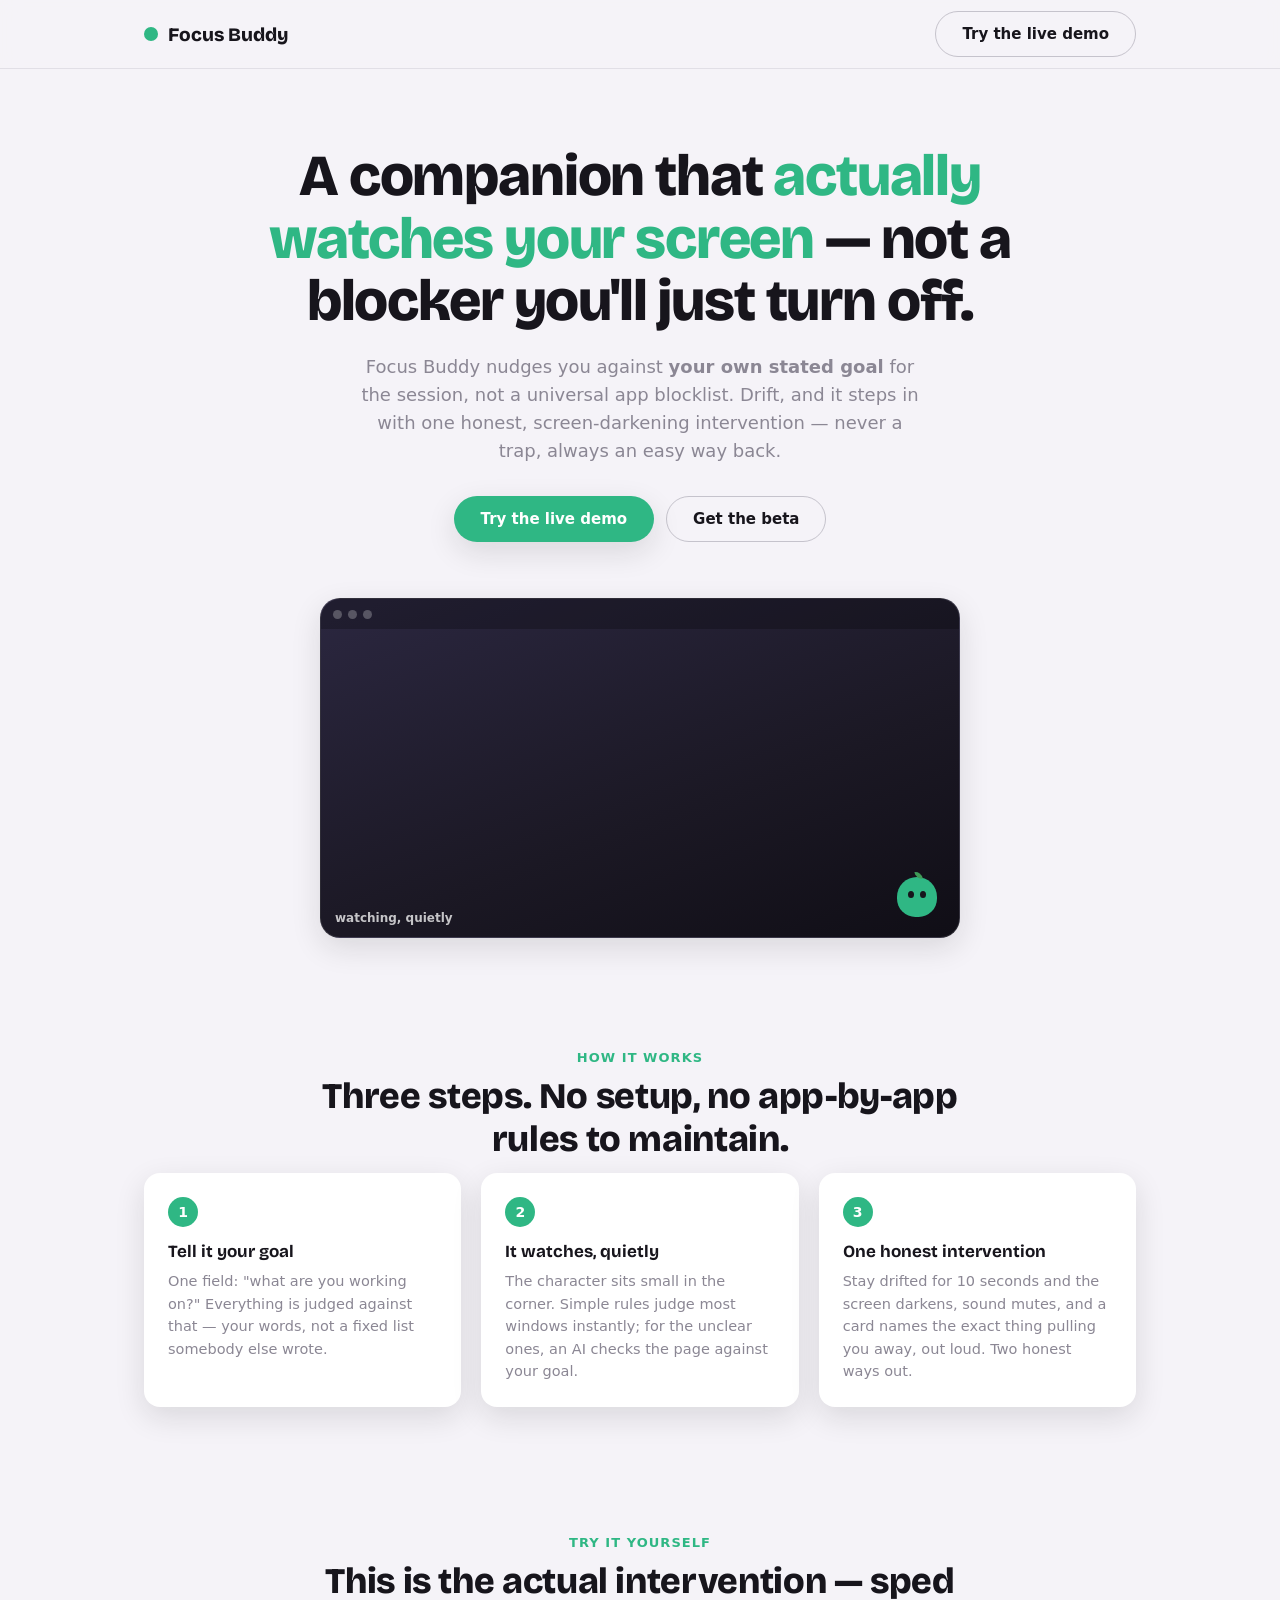
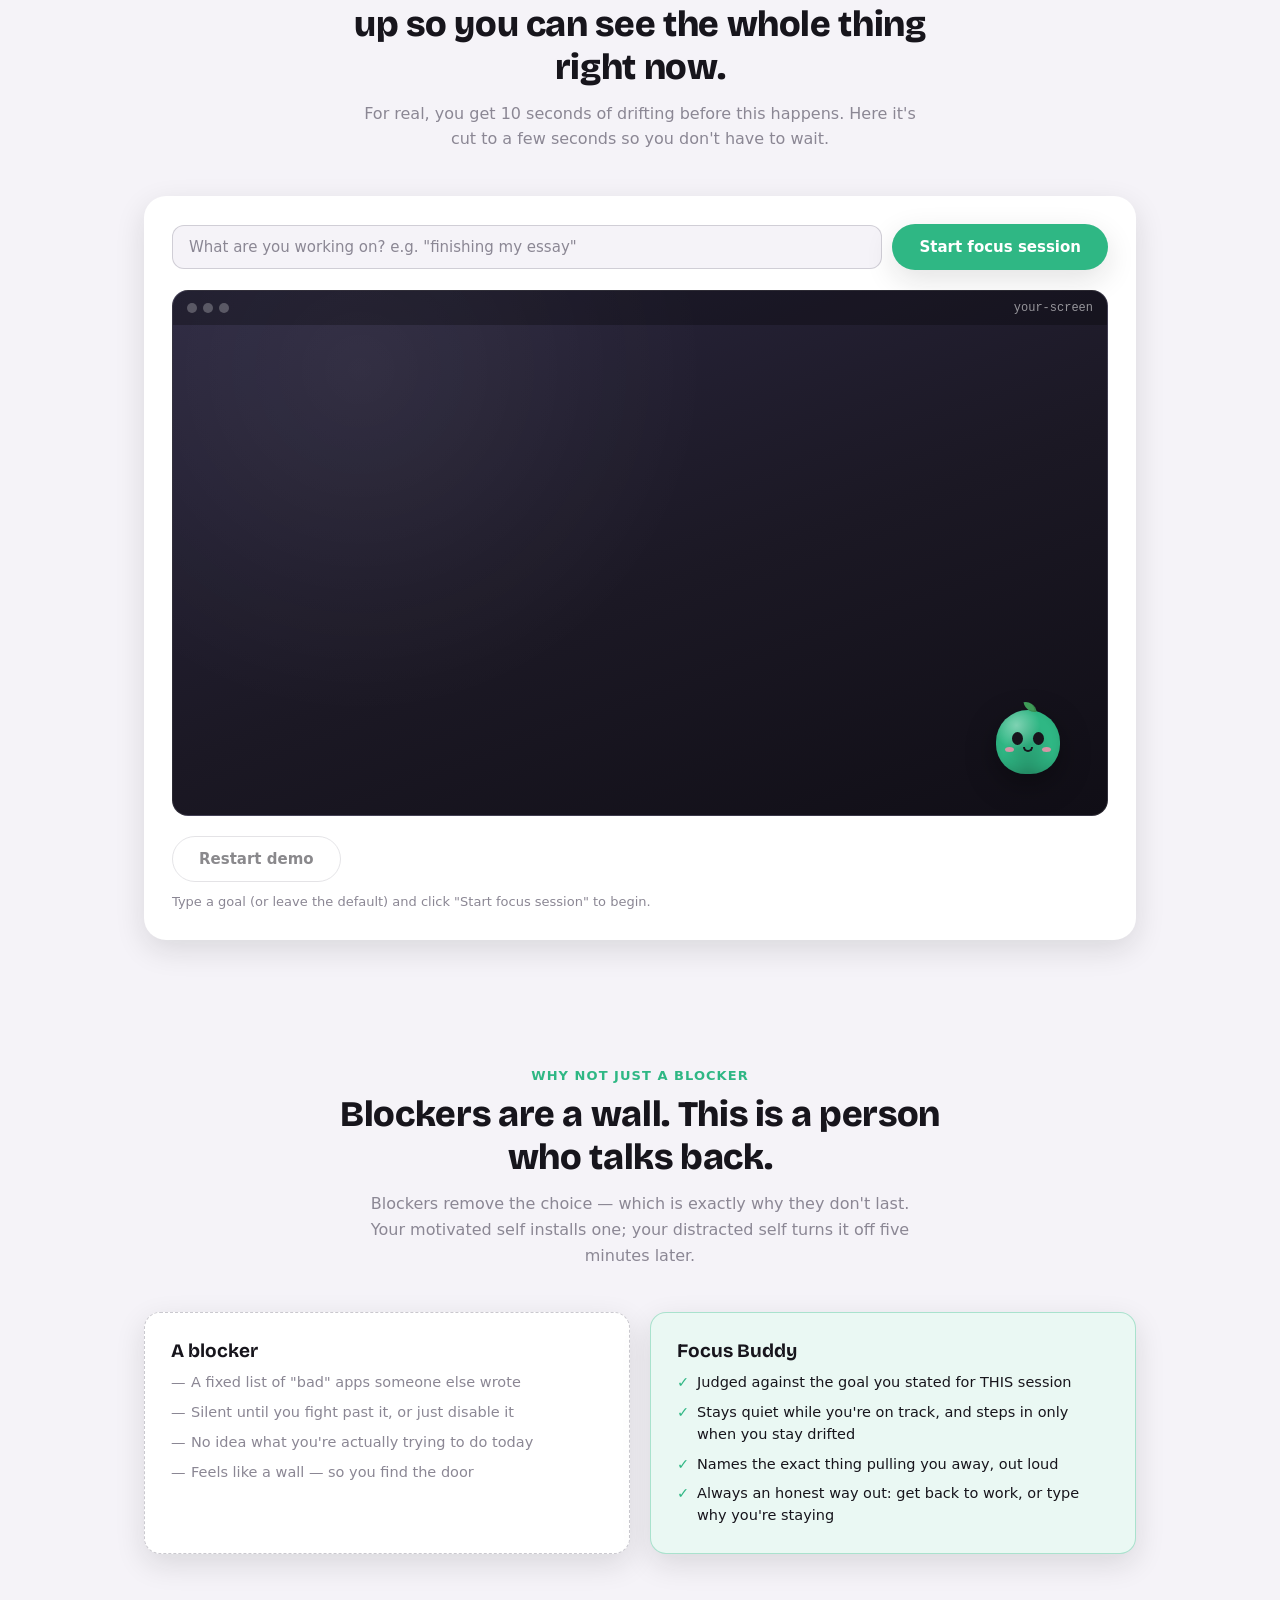
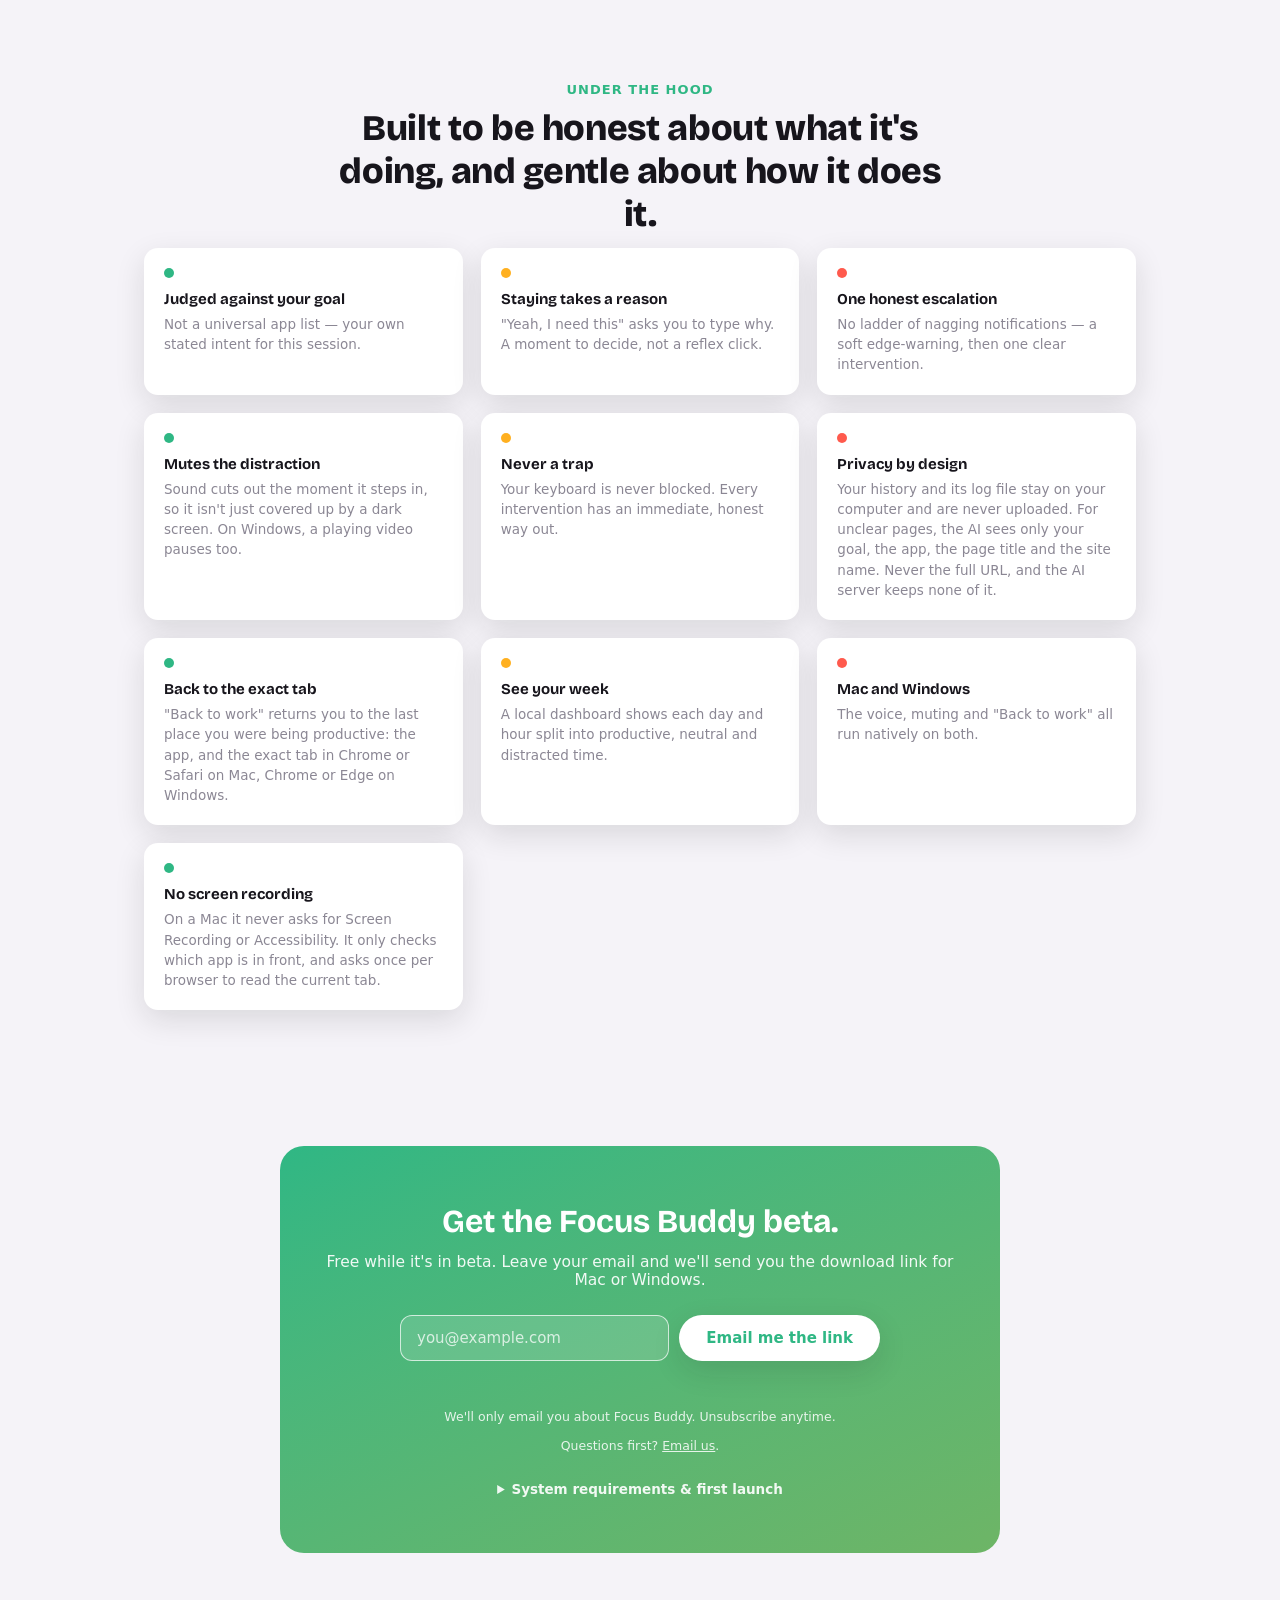
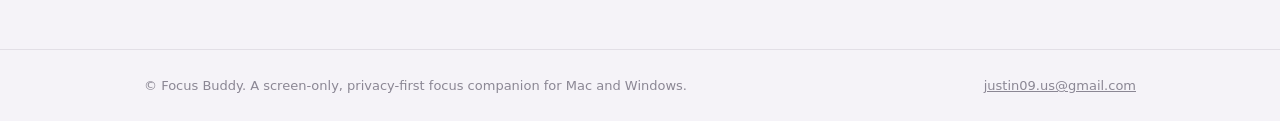
<file: index.html>
<!DOCTYPE html>
<html lang="en">
<head>
<meta charset="UTF-8" />
<meta name="viewport" content="width=device-width, initial-scale=1" />
<title>Focus Buddy — the companion that watches your screen and talks you back to work</title>
<meta name="description" content="Focus Buddy is a Mac and Windows desktop companion that watches your active window against your own stated goal — no universal blocklist — and steps in with one honest, screen-darkening intervention when you drift. Try the live demo." />
<link rel="preconnect" href="https://fonts.googleapis.com">
<link rel="preconnect" href="https://fonts.gstatic.com" crossorigin>
<link href="https://fonts.googleapis.com/css2?family=Bricolage+Grotesque:wght@600;700;800&display=swap" rel="stylesheet">
<link rel="stylesheet" href="styles.css" />
<link rel="icon" href="data:image/svg+xml,%3Csvg xmlns='http://www.w3.org/2000/svg' viewBox='0 0 100 100'%3E%3Cellipse cx='50' cy='52' rx='46' ry='44' fill='%232FB784'/%3E%3Ccircle cx='34' cy='46' r='8' fill='%2317151C'/%3E%3Ccircle cx='66' cy='46' r='8' fill='%2317151C'/%3E%3C/svg%3E" />
</head>
<body>

<header>
  <div class="wrap">
    <div class="brand"><span class="brand-dot"></span> Focus Buddy</div>
    <a class="btn btn-ghost" href="#demo">Try the live demo</a>
  </div>
</header>

<main>

  <!-- ================= HERO ================= -->
  <section class="hero">
    <div class="wrap">
      <h1>A companion that <span class="accent">actually watches your screen</span> — not a blocker you'll just turn off.</h1>
      <p class="lede">
        Focus Buddy nudges you against <strong>your own stated goal</strong> for the session,
        not a universal app blocklist. Drift, and it steps in with one honest,
        screen-darkening intervention — never a trap, always an easy way back.
      </p>
      <div class="hero-ctas">
        <a class="btn btn-primary" href="#demo">Try the live demo</a>
        <a class="btn btn-ghost" href="#download">Get the beta</a>
      </div>

      <div class="preview-frame" id="previewFrame" data-stage="calm" aria-hidden="true">
        <div class="fake-chrome"><span></span><span></span><span></span></div>
        <div class="preview-stage">
          <div class="preview-wash"></div>
          <div class="preview-wash dark"></div>
          <div class="preview-card" id="previewCard">Caught you on YouTube.<br>You said 'your essay' mattered — still feeling that?</div>
          <div class="preview-creature"></div>
          <div class="preview-caption" id="previewCaption">watching, quietly</div>
        </div>
      </div>
    </div>
  </section>

  <!-- ================= HOW IT WORKS ================= -->
  <section id="how">
    <div class="wrap">
      <div class="section-kicker">How it works</div>
      <h2 class="section-title">Three steps. No setup, no app-by-app rules to maintain.</h2>
      <div class="steps">
        <div class="step">
          <div class="step-num">1</div>
          <h3>Tell it your goal</h3>
          <p>One field: "what are you working on?" Everything is judged against that — your words, not a fixed list somebody else wrote.</p>
        </div>
        <div class="step">
          <div class="step-num">2</div>
          <h3>It watches, quietly</h3>
          <p>The character sits small in the corner. Simple rules judge most windows instantly; for the unclear ones, an AI checks the page against your goal.</p>
        </div>
        <div class="step">
          <div class="step-num">3</div>
          <h3>One honest intervention</h3>
          <p>Stay drifted for 10 seconds and the screen darkens, sound mutes, and a card names the exact thing pulling you away, out loud. Two honest ways out.</p>
        </div>
      </div>
    </div>
  </section>

  <!-- ================= INTERACTIVE DEMO ================= -->
  <section id="demo">
    <div class="wrap">
      <div class="section-kicker">Try it yourself</div>
      <h2 class="section-title">This is the actual intervention — sped up so you can see the whole thing right now.</h2>
      <p class="section-lede">For real, you get 10 seconds of drifting before this happens. Here it's cut to a few seconds so you don't have to wait.</p>

      <div class="demo-shell">
        <div class="demo-goal-row">
          <input id="goalInput" type="text" maxlength="60" placeholder="What are you working on? e.g. &quot;finishing my essay&quot;" />
          <button class="btn btn-primary" id="startDemoBtn">Start focus session</button>
        </div>

        <div class="demo-screen" id="demoScreen" data-stage="idle">
          <div class="demo-fake-chrome">
            <div class="dots"><span></span><span></span><span></span></div>
            <div class="url" id="demoUrl">your-screen</div>
          </div>
          <div class="demo-status" id="demoStatus"></div>
          <div class="demo-wash-warning"></div>
          <div class="demo-wash"></div>
          <div class="demo-buddy">
            <div class="demo-bubble" id="demoBubble"></div>
            <div class="demo-card" id="demoCard">
              <p class="demo-card-line" id="demoCardLine"></p>
              <div class="demo-card-actions" id="demoCardActions">
                <button class="btn btn-card-primary" id="demoBackBtn">Back to work</button>
                <button class="btn btn-card-secondary" id="demoGraceBtn">Yeah, I need this</button>
              </div>
              <div class="demo-card-reason" id="demoCardReason" hidden>
                <p class="demo-card-reason-hint">Why are you staying?</p>
                <input type="text" id="demoReasonInput" maxlength="140" placeholder="Type a real reason..." />
                <div class="demo-card-actions">
                  <button class="btn btn-card-primary" id="demoReasonConfirmBtn" disabled>Confirm</button>
                  <button class="btn btn-card-secondary" id="demoReasonCancelBtn">Never mind</button>
                </div>
              </div>
            </div>
            <div class="demo-creature">
              <div class="eye left"></div>
              <div class="eye right"></div>
              <div class="cheek left"></div>
              <div class="cheek right"></div>
              <div class="mouth"></div>
            </div>
          </div>
        </div>

        <div class="demo-controls">
          <button class="btn btn-ghost" id="restartDemoBtn" disabled>Restart demo</button>
        </div>
        <p class="demo-hint" id="demoHint">Type a goal (or leave the default) and click "Start focus session" to begin.</p>
      </div>
    </div>
  </section>

  <!-- ================= POSITIONING ================= -->
  <section id="why">
    <div class="wrap">
      <div class="section-kicker">Why not just a blocker</div>
      <h2 class="section-title">Blockers are a wall. This is a person who talks back.</h2>
      <p class="section-lede">Blockers remove the choice — which is exactly why they don't last. Your motivated self installs one; your distracted self turns it off five minutes later.</p>
      <div class="compare">
        <div class="compare-card wall">
          <h3>A blocker</h3>
          <ul>
            <li>A fixed list of "bad" apps someone else wrote</li>
            <li>Silent until you fight past it, or just disable it</li>
            <li>No idea what you're actually trying to do today</li>
            <li>Feels like a wall — so you find the door</li>
          </ul>
        </div>
        <div class="compare-card person">
          <h3>Focus Buddy</h3>
          <ul>
            <li>Judged against the goal you stated for THIS session</li>
            <li>Stays quiet while you're on track, and steps in only when you stay drifted</li>
            <li>Names the exact thing pulling you away, out loud</li>
            <li>Always an honest way out: get back to work, or type why you're staying</li>
          </ul>
        </div>
      </div>
    </div>
  </section>

  <!-- ================= FEATURES ================= -->
  <section id="features">
    <div class="wrap">
      <div class="section-kicker">Under the hood</div>
      <h2 class="section-title">Built to be honest about what it's doing, and gentle about how it does it.</h2>
      <div class="features">
        <div class="feature"><div class="dot" style="background:var(--calm)"></div><h4>Judged against your goal</h4><p>Not a universal app list — your own stated intent for this session.</p></div>
        <div class="feature"><div class="dot" style="background:var(--amber)"></div><h4>Staying takes a reason</h4><p>"Yeah, I need this" asks you to type why. A moment to decide, not a reflex click.</p></div>
        <div class="feature"><div class="dot" style="background:var(--ember)"></div><h4>One honest escalation</h4><p>No ladder of nagging notifications — a soft edge-warning, then one clear intervention.</p></div>
        <div class="feature"><div class="dot" style="background:var(--calm)"></div><h4>Mutes the distraction</h4><p>Sound cuts out the moment it steps in, so it isn't just covered up by a dark screen. On Windows, a playing video pauses too.</p></div>
        <div class="feature"><div class="dot" style="background:var(--amber)"></div><h4>Never a trap</h4><p>Your keyboard is never blocked. Every intervention has an immediate, honest way out.</p></div>
        <div class="feature"><div class="dot" style="background:var(--ember)"></div><h4>Privacy by design</h4><p>Your history and its log file stay on your computer and are never uploaded. For unclear pages, the AI sees only your goal, the app, the page title and the site name. Never the full URL, and the AI server keeps none of it.</p></div>
        <div class="feature"><div class="dot" style="background:var(--calm)"></div><h4>Back to the exact tab</h4><p>"Back to work" returns you to the last place you were being productive: the app, and the exact tab in Chrome or Safari on Mac, Chrome or Edge on Windows.</p></div>
        <div class="feature"><div class="dot" style="background:var(--amber)"></div><h4>See your week</h4><p>A local dashboard shows each day and hour split into productive, neutral and distracted time.</p></div>
        <div class="feature"><div class="dot" style="background:var(--ember)"></div><h4>Mac and Windows</h4><p>The voice, muting and "Back to work" all run natively on both.</p></div>
        <div class="feature"><div class="dot" style="background:var(--calm)"></div><h4>No screen recording</h4><p>On a Mac it never asks for Screen Recording or Accessibility. It only checks which app is in front, and asks once per browser to read the current tab.</p></div>
      </div>
    </div>
  </section>

  <!-- ================= FINAL CTA ================= -->
  <section class="cta-section" id="download">
    <div class="wrap">
      <div class="cta-box">
        <h2>Get the Focus Buddy beta.</h2>
        <p>Free while it's in beta. Leave your email and we'll send you the download link for Mac or Windows.</p>

        <!-- Kit form "Focus Buddy beta": stores the address and emails the
             download link (to download.html). signup.js sends it with fetch
             and shows Kit's answer; without JS it's a plain form post. -->
        <form class="signup-form" id="signupForm" action="https://app.kit.com/forms/9999013/subscriptions" method="post" novalidate>
          <label class="visually-hidden" for="signupEmail">Email address</label>
          <input type="email" id="signupEmail" name="email_address" placeholder="you@example.com" autocomplete="email" required />
          <button class="btn btn-primary" type="submit" id="signupBtn">Email me the link</button>
        </form>
        <p class="signup-status" id="signupStatus" role="status" aria-live="polite"></p>
        <div class="cta-note">We'll only email you about Focus Buddy. Unsubscribe anytime.</div>
        <div class="cta-note">Questions first? <a href="mailto:justin09.us@gmail.com?subject=Focus%20Buddy%20beta">Email us</a>.</div>

        <details class="requirements">
          <summary>System requirements &amp; first launch</summary>
          <div class="requirements-grid">
            <div>
              <h3>Mac</h3>
              <ul>
                <li>macOS 13 Ventura or later</li>
                <li>To install, open the .dmg and drag Focus Buddy to Applications</li>
                <li>Apple Silicon (M1 or newer)</li>
                <li>No Screen Recording or Accessibility permission needed</li>
                <li>Asks once per browser (Chrome, Safari, Edge, Brave) to read the current tab, after explaining why</li>
                <li>Beta builds aren't signed yet: if macOS blocks it, open System Settings → Privacy &amp; Security and click <em>Open Anyway</em></li>
              </ul>
            </div>
            <div>
              <h3>Windows</h3>
              <ul>
                <li>Windows 10 or 11, 64-bit</li>
                <li>No extra permissions needed</li>
                <li>Beta builds aren't signed yet: if SmartScreen warns you, click <em>More info</em> → <em>Run anyway</em></li>
              </ul>
            </div>
          </div>
          <p class="requirements-foot">Both: an internet connection for AI judgment of unclear windows. Without one, it falls back to its built-in rules.</p>
        </details>
      </div>
    </div>
  </section>

</main>

<footer>
  <div class="wrap">
    <div>© Focus Buddy. A screen-only, privacy-first focus companion for Mac and Windows.</div>
    <div><a href="mailto:justin09.us@gmail.com">justin09.us@gmail.com</a></div>
  </div>
</footer>

<script src="demo.js"></script>
<script src="signup.js"></script>
</body>
</html>
</file>
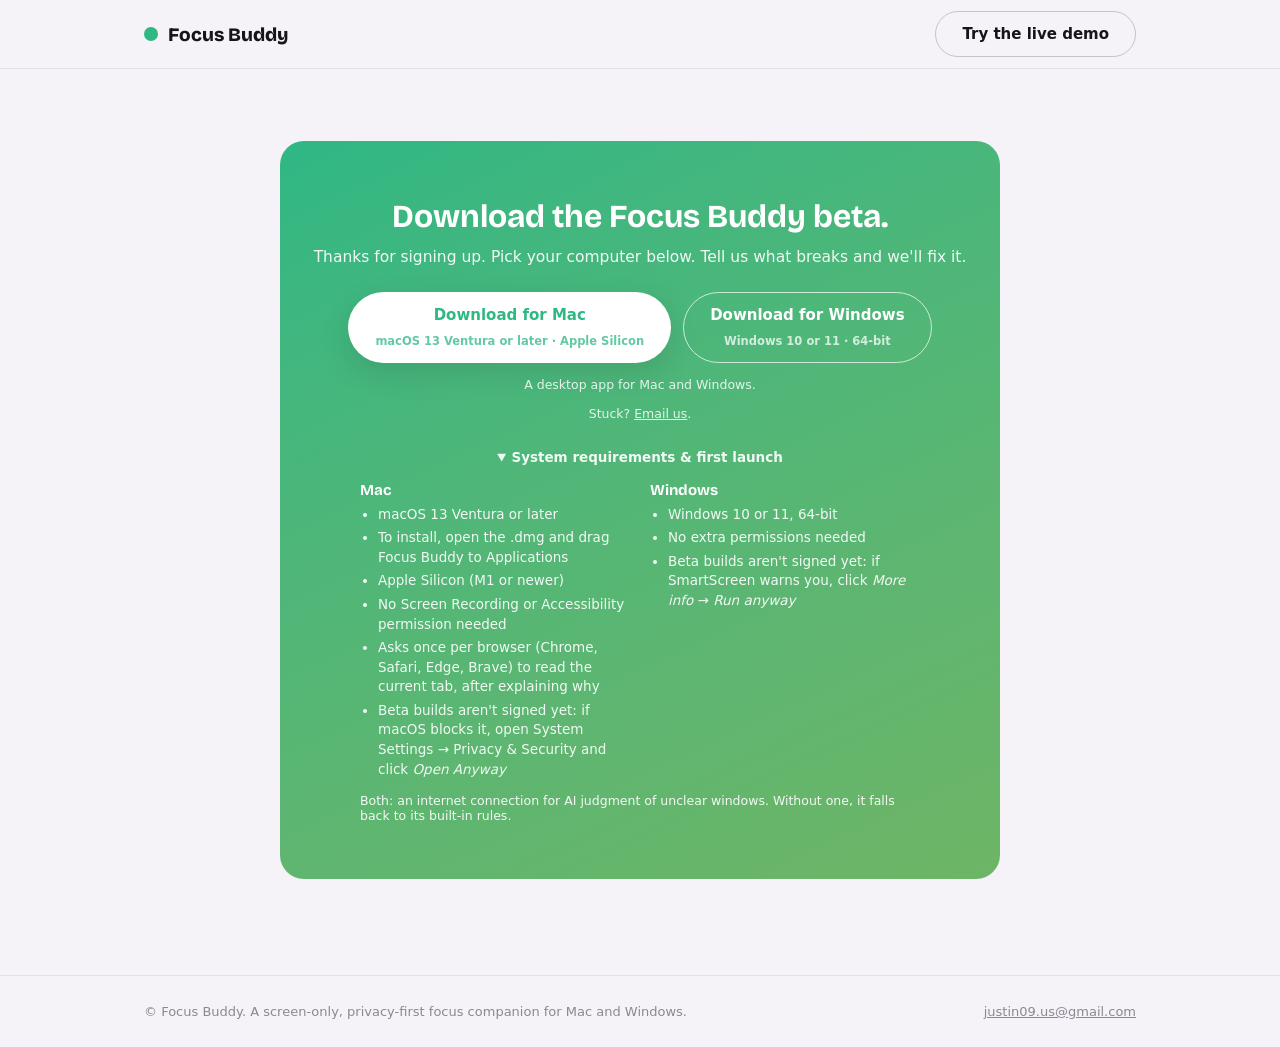
<file: download.html>
<!DOCTYPE html>
<html lang="en">
<head>
<meta charset="UTF-8" />
<meta name="viewport" content="width=device-width, initial-scale=1" />
<title>Download Focus Buddy</title>
<meta name="description" content="Download the Focus Buddy beta for Mac or Windows." />
<!-- Reached from the sign-up email; kept out of search results. -->
<meta name="robots" content="noindex" />
<link rel="preconnect" href="https://fonts.googleapis.com">
<link rel="preconnect" href="https://fonts.gstatic.com" crossorigin>
<link href="https://fonts.googleapis.com/css2?family=Bricolage+Grotesque:wght@600;700;800&display=swap" rel="stylesheet">
<link rel="stylesheet" href="styles.css" />
<link rel="icon" href="data:image/svg+xml,%3Csvg xmlns='http://www.w3.org/2000/svg' viewBox='0 0 100 100'%3E%3Cellipse cx='50' cy='52' rx='46' ry='44' fill='%232FB784'/%3E%3Ccircle cx='34' cy='46' r='8' fill='%2317151C'/%3E%3Ccircle cx='66' cy='46' r='8' fill='%2317151C'/%3E%3C/svg%3E" />
</head>
<body>

<header>
  <div class="wrap">
    <a class="brand" href="./"><span class="brand-dot"></span> Focus Buddy</a>
    <a class="btn btn-ghost" href="./#demo">Try the live demo</a>
  </div>
</header>

<main>
  <section class="cta-section" id="download">
    <div class="wrap">
      <div class="cta-box">
        <h2>Download the Focus Buddy beta.</h2>
        <p>Thanks for signing up. Pick your computer below. Tell us what breaks and we'll fix it.</p>

        <!-- download.js points each button at the matching file in the
             latest GitHub Release of this repo, and puts the visitor's own
             OS first. Without JS, both open the latest release page. -->
        <div class="download-row" id="downloadRow">
          <a class="btn btn-primary download-btn" data-os="mac" href="https://github.com/justin09us-beep/focus-buddy-site/releases/latest">
            Download for Mac<span>macOS 13 Ventura or later · Apple Silicon</span>
          </a>
          <a class="btn btn-ghost download-btn" data-os="windows" href="https://github.com/justin09us-beep/focus-buddy-site/releases/latest">
            Download for Windows<span>Windows 10 or 11 · 64-bit</span>
          </a>
        </div>
        <div class="cta-note" id="downloadNote">A desktop app for Mac and Windows.</div>
        <div class="cta-note">Stuck? <a href="mailto:justin09.us@gmail.com?subject=Focus%20Buddy%20beta">Email us</a>.</div>

        <details class="requirements" open>
          <summary>System requirements &amp; first launch</summary>
          <div class="requirements-grid">
            <div>
              <h3>Mac</h3>
              <ul>
                <li>macOS 13 Ventura or later</li>
                <li>To install, open the .dmg and drag Focus Buddy to Applications</li>
                <li>Apple Silicon (M1 or newer)</li>
                <li>No Screen Recording or Accessibility permission needed</li>
                <li>Asks once per browser (Chrome, Safari, Edge, Brave) to read the current tab, after explaining why</li>
                <li>Beta builds aren't signed yet: if macOS blocks it, open System Settings → Privacy &amp; Security and click <em>Open Anyway</em></li>
              </ul>
            </div>
            <div>
              <h3>Windows</h3>
              <ul>
                <li>Windows 10 or 11, 64-bit</li>
                <li>No extra permissions needed</li>
                <li>Beta builds aren't signed yet: if SmartScreen warns you, click <em>More info</em> → <em>Run anyway</em></li>
              </ul>
            </div>
          </div>
          <p class="requirements-foot">Both: an internet connection for AI judgment of unclear windows. Without one, it falls back to its built-in rules.</p>
        </details>
      </div>
    </div>
  </section>
</main>

<footer>
  <div class="wrap">
    <div>© Focus Buddy. A screen-only, privacy-first focus companion for Mac and Windows.</div>
    <div><a href="mailto:justin09.us@gmail.com">justin09.us@gmail.com</a></div>
  </div>
</footer>

<script src="download.js"></script>
</body>
</html>
</file>
<file: styles.css>
/* =====================================================================
   styles.css — Focus Buddy marketing site
   Shares its design tokens with the real app (same jade/ember/amber
   mood colors, ink/paper/mist neutrals, Bricolage Grotesque display
   type) so the demo on this page looks like the actual product, not a
   mockup of it.
   ===================================================================== */

:root {
  --ink:   #17151C;
  --paper: #F5F3F8;
  --card:  #FFFFFF;

  --calm:  #2FB784;   /* jade    = focused / praise            */
  --ember: #FF5A4D;   /* coral   = drifting / escalation        */
  --amber: #FFB020;   /* amber   = the in-between "heads up"    */
  --mist:  #8B8794;   /* muted plum-grey secondary text/borders */

  --radius: 16px;
  --gap: 16px;
  --shadow: 0 10px 30px rgba(23, 21, 28, 0.12);

  --font-ui: -apple-system, BlinkMacSystemFont, "Segoe UI", system-ui, sans-serif;
  --font-display: "Bricolage Grotesque", var(--font-ui);
}

@media (prefers-color-scheme: dark) {
  :root {
    --ink:   #F3F0F7;
    --paper: #141218;
    --card:  #1E1B24;
    --mist:  #9C97A6;
    --shadow: 0 10px 30px rgba(0, 0, 0, 0.45);
  }
}

* { box-sizing: border-box; margin: 0; padding: 0; }

html { scroll-behavior: smooth; }

body {
  font-family: var(--font-ui);
  color: var(--ink);
  background: var(--paper);
  -webkit-font-smoothing: antialiased;
  overflow-x: hidden;
}

@media (prefers-reduced-motion: reduce) {
  * { animation: none !important; transition: none !important; }
}

img, svg { max-width: 100%; display: block; }

.wrap {
  max-width: 1040px;
  margin: 0 auto;
  padding: 0 24px;
}

a { color: inherit; }

/* ---------------------------------------------------------------------
   Buttons
   --------------------------------------------------------------------- */
.btn {
  display: inline-flex;
  align-items: center;
  justify-content: center;
  gap: 8px;
  font-family: var(--font-ui);
  font-size: 15px;
  font-weight: 700;
  border-radius: 999px;
  padding: 13px 26px;
  cursor: pointer;
  border: 1.5px solid transparent;
  box-shadow: var(--shadow);
  transition: transform 120ms ease, filter 120ms ease;
  text-decoration: none;
}
.btn:hover { filter: brightness(1.05); }
.btn:active { transform: translateY(1px); }
.btn:focus-visible { outline: 3px solid var(--amber); outline-offset: 2px; }

.btn-primary { background: var(--calm); color: #fff; }
.btn-ghost   { background: transparent; color: var(--ink); border-color: color-mix(in srgb, var(--mist) 45%, transparent); box-shadow: none; }
.btn-card-primary   { background: #FFFFFF; color: #17151C; }
.btn-card-secondary { background: transparent; color: #FFFFFF; border-color: #FFFFFF; }
.btn[disabled] { opacity: 0.5; cursor: not-allowed; }

/* ---------------------------------------------------------------------
   Header
   --------------------------------------------------------------------- */
header {
  position: sticky;
  top: 0;
  z-index: 20;
  background: color-mix(in srgb, var(--paper) 88%, transparent);
  backdrop-filter: blur(10px);
  border-bottom: 1px solid color-mix(in srgb, var(--mist) 18%, transparent);
}
header .wrap {
  height: 68px;
  display: flex;
  align-items: center;
  justify-content: space-between;
}
.brand {
  display: flex;
  align-items: center;
  gap: 10px;
  font-family: var(--font-display);
  font-weight: 800;
  font-size: 19px;
}
.brand-dot {
  width: 14px; height: 14px;
  border-radius: 50%;
  background: var(--calm);
  animation: pulse 2.4s ease infinite;
}
@keyframes pulse {
  0%, 100% { box-shadow: 0 0 0 0 color-mix(in srgb, var(--calm) 45%, transparent); }
  50% { box-shadow: 0 0 0 8px transparent; }
}

/* ---------------------------------------------------------------------
   Hero
   --------------------------------------------------------------------- */
.hero {
  padding: 76px 0 48px;
  text-align: center;
}
.hero h1 {
  font-family: var(--font-display);
  font-weight: 800;
  font-size: clamp(34px, 5.4vw, 58px);
  line-height: 1.08;
  letter-spacing: -0.02em;
  max-width: 820px;
  margin: 0 auto 20px;
}
.hero h1 .accent { color: var(--calm); }
.hero p.lede {
  max-width: 560px;
  margin: 0 auto 32px;
  font-size: 18px;
  line-height: 1.55;
  color: var(--mist);
}
.hero-ctas {
  display: flex;
  gap: 12px;
  justify-content: center;
  flex-wrap: wrap;
  margin-bottom: 56px;
}

/* Mini auto-playing preview frame */
.preview-frame {
  position: relative;
  max-width: 640px;
  margin: 0 auto;
  border-radius: 20px;
  overflow: hidden;
  background: linear-gradient(160deg, #2b2740, #1b1824 60%, #100e16);
  box-shadow: var(--shadow);
  aspect-ratio: 16 / 8.5;
  border: 1px solid color-mix(in srgb, var(--mist) 22%, transparent);
}
.preview-frame .fake-chrome {
  height: 30px;
  display: flex;
  align-items: center;
  gap: 6px;
  padding: 0 12px;
  background: rgba(0,0,0,0.25);
}
.fake-chrome span { width: 9px; height: 9px; border-radius: 50%; background: rgba(255,255,255,0.25); }

.preview-stage {
  position: relative;
  flex: 1;
  height: calc(100% - 30px);
}
.preview-wash {
  position: absolute; inset: 0;
  background: radial-gradient(ellipse at center, transparent 0%, transparent 32%, rgba(11,10,16,0.72) 100%);
  opacity: 0;
  transition: opacity 900ms ease;
}
.preview-wash.dark {
  background: rgba(11,10,16,0.95);
  transition: opacity 400ms ease;
}
.preview-frame[data-stage="warning"] .preview-wash:not(.dark) { opacity: 1; }
.preview-frame[data-stage="takeover"] .preview-wash.dark,
.preview-frame[data-stage="praise"]   .preview-wash.dark { opacity: 0; }
.preview-frame[data-stage="takeover"] .preview-wash.dark { opacity: 1; }

.preview-creature {
  position: absolute;
  right: 22px; bottom: 20px;
  left: auto; top: auto;
  width: 40px; height: 40px;
  border-radius: 50% 50% 46% 46%;
  background: var(--calm);
  transition: background 300ms ease, transform 300ms ease, left 300ms ease, top 300ms ease, right 300ms ease, bottom 300ms ease;
}
/* Leaf sprout and two eyes, matching the app's buddy at a glance. */
.preview-creature::before {
  content: "";
  position: absolute;
  top: -5px; left: 19px;
  width: 7px; height: 8px;
  background: #3E9B57;
  border-radius: 0 100% 0 100%;
  transform: rotate(-12deg);
  transform-origin: bottom left;
}
.preview-creature::after {
  content: "";
  position: absolute;
  top: 14px; left: 11px;
  width: 6px; height: 7px;
  border-radius: 50%;
  background: #17151C;
  box-shadow: 12px 0 0 #17151C;
}
.preview-frame[data-stage="warning"] .preview-creature,
.preview-frame[data-stage="takeover"] .preview-creature {
  right: auto; bottom: auto;
  left: 50%; top: 38%;
  transform: translate(-50%, -50%) scale(2.4);
  background: var(--ember);
}
.preview-frame[data-stage="praise"] .preview-creature {
  background: var(--calm);
  transform: scale(1.3);
}
.preview-card {
  position: absolute; left: 50%; top: 74%;
  transform: translate(-50%, 20px);
  width: 76%;
  text-align: center;
  color: #fff;
  font-size: 12px;
  font-weight: 700;
  opacity: 0;
  transition: opacity 300ms ease, transform 300ms ease;
}
.preview-frame[data-stage="takeover"] .preview-card {
  opacity: 1;
  transform: translate(-50%, 0);
}
/* On a phone the 16:8.5 frame is too short for the two-line card. */
@media (max-width: 600px) {
  .preview-frame { aspect-ratio: 1 / 1; }
  .preview-card { top: 60%; }
}
.preview-caption {
  position: absolute; left: 14px; bottom: 12px;
  font-size: 12px;
  font-weight: 700;
  color: rgba(255,255,255,0.75);
}

/* ---------------------------------------------------------------------
   Section shell
   --------------------------------------------------------------------- */
section { padding: 64px 0; }
.section-kicker {
  font-size: 13px;
  font-weight: 800;
  letter-spacing: 0.08em;
  text-transform: uppercase;
  color: var(--calm);
  margin-bottom: 10px;
  text-align: center;
}
.section-title {
  font-family: var(--font-display);
  font-weight: 800;
  font-size: clamp(26px, 3.4vw, 36px);
  text-align: center;
  max-width: 640px;
  margin: 0 auto 12px;
  letter-spacing: -0.01em;
}
.section-lede {
  text-align: center;
  max-width: 560px;
  margin: 0 auto 44px;
  color: var(--mist);
  font-size: 16px;
  line-height: 1.6;
}

/* Steps */
.steps {
  display: grid;
  grid-template-columns: repeat(3, 1fr);
  gap: 20px;
}
@media (max-width: 760px) { .steps { grid-template-columns: 1fr; } }
.step {
  background: var(--card);
  border-radius: var(--radius);
  padding: 24px;
  box-shadow: var(--shadow);
}
.step-num {
  width: 30px; height: 30px;
  border-radius: 50%;
  background: var(--calm);
  color: #fff;
  font-weight: 800;
  font-size: 14px;
  display: flex; align-items: center; justify-content: center;
  margin-bottom: 14px;
}
.step h3 { font-family: var(--font-display); font-size: 17px; margin-bottom: 8px; }
.step p { color: var(--mist); font-size: 14.5px; line-height: 1.55; }

/* ---------------------------------------------------------------------
   THE BIG INTERACTIVE DEMO
   --------------------------------------------------------------------- */
.demo-shell {
  background: var(--card);
  border-radius: 22px;
  box-shadow: var(--shadow);
  padding: 28px;
}
.demo-goal-row {
  display: flex;
  flex-wrap: wrap;
  gap: 10px;
  align-items: center;
  margin-bottom: 20px;
}
.demo-goal-row input {
  flex: 1;
  min-width: 200px;
  font-family: var(--font-ui);
  font-size: 15px;
  padding: 12px 16px;
  border-radius: 12px;
  border: 1.5px solid color-mix(in srgb, var(--mist) 35%, transparent);
  background: var(--paper);
  color: var(--ink);
}
.demo-goal-row input::placeholder { color: var(--mist); }

.demo-screen {
  position: relative;
  border-radius: 16px;
  overflow: hidden;
  background:
    radial-gradient(circle at 20% 15%, rgba(255,255,255,0.06), transparent 40%),
    linear-gradient(160deg, #2b2740, #1b1824 55%, #100e16);
  aspect-ratio: 16 / 9;
  border: 1px solid color-mix(in srgb, var(--mist) 22%, transparent);
}
/* 16:9 is too short on a phone to fit the card, reason box and buddy. */
@media (max-width: 600px) {
  .demo-screen { aspect-ratio: auto; min-height: 440px; }
}
.demo-fake-chrome {
  height: 34px;
  display: flex;
  align-items: center;
  justify-content: space-between;
  gap: 6px;
  padding: 0 14px;
  background: rgba(0,0,0,0.28);
}
.demo-fake-chrome .dots { display: flex; gap: 6px; }
.demo-fake-chrome .dots span { width: 10px; height: 10px; border-radius: 50%; background: rgba(255,255,255,0.25); }
.demo-fake-chrome .url {
  font-size: 12px;
  color: rgba(255,255,255,0.55);
  font-family: ui-monospace, SFMono-Regular, monospace;
}

.demo-status {
  position: absolute;
  left: 16px; top: 46px;
  font-size: 12.5px;
  font-weight: 700;
  color: rgba(255,255,255,0.7);
  max-width: 60%;
  transition: opacity 200ms ease;
}

.demo-wash-warning {
  position: absolute; inset: 0;
  background: radial-gradient(ellipse at center, transparent 0%, transparent 30%, rgba(11,10,16,0.72) 100%);
  opacity: 0;
  pointer-events: none;
  transition: opacity 900ms ease;
}
.demo-screen[data-stage="drifting"] .demo-wash-warning { opacity: 1; }

.demo-wash {
  position: absolute; inset: 0;
  background: rgba(11,10,16,0.95);
  opacity: 0;
  pointer-events: none;
  transition: opacity 320ms ease;
}
.demo-screen[data-stage="escalated"] .demo-wash { opacity: 1; pointer-events: auto; }

.demo-buddy {
  position: absolute;
  right: 5%; bottom: 8%;
  display: flex;
  flex-direction: column;
  align-items: center;
  gap: 12px;
  transition: right 320ms ease, bottom 320ms ease, left 320ms ease, top 320ms ease, transform 320ms ease;
}
.demo-screen[data-stage="drifting"] .demo-buddy,
.demo-screen[data-stage="escalated"] .demo-buddy {
  right: auto; bottom: auto;
  left: 50%; top: 50%;
  transform: translate(-50%, -50%);
}

/* Same face as the app's buddy (its styles.css), scaled from 120px to 64px.
   The face is always dark: it sits on the creature's colored body, and
   --ink flips to near-white in dark mode. */
.demo-creature {
  --face: #17151C;
  position: relative;
  width: 64px; height: 64px;
  border-radius: 50% 50% 46% 46%;
  background-color: var(--calm);
  background-image:
    radial-gradient(circle at 32% 24%, rgba(255, 255, 255, 0.38), transparent 36%),
    radial-gradient(ellipse at 50% 115%, rgba(0, 0, 0, 0.22), transparent 62%);
  box-shadow: 0 10px 30px rgba(0,0,0,0.35), inset 0 -3px 8px rgba(0, 0, 0, 0.10);
  transition: background-color 300ms ease, transform 200ms ease;
}
.demo-creature::before {
  content: "";
  position: absolute;
  top: -8px; left: 30px;
  width: 11px; height: 12px;
  background: #3E9B57;
  border-radius: 0 100% 0 100%;
  transform: rotate(-12deg);
  transform-origin: bottom left;
  box-shadow: inset -2px -2px 0 rgba(0, 0, 0, 0.12);
}
.demo-screen[data-stage="drifting"] .demo-creature,
.demo-screen[data-stage="escalated"] .demo-creature {
  background-color: var(--ember);
  transform: scale(1.9);
  /* scale() doesn't move layout, so reserve the extra height (plus the
     leaf) or the grown buddy covers the card above it. */
  margin-top: 40px;
  animation: demo-shake 480ms ease infinite;
}
.demo-screen[data-stage="praise"] .demo-creature {
  animation: demo-bounce 600ms ease;
}
.demo-creature .eye {
  position: absolute; top: 22px;
  width: 11px; height: 13px;
  background: var(--face);
  border-radius: 50%;
  transition: height 150ms ease;
}
.demo-creature .eye.left { left: 16px; }
.demo-creature .eye.right { right: 16px; }
.demo-creature .cheek {
  position: absolute;
  top: 37px;
  width: 9px; height: 5px;
  border-radius: 50%;
  background: #FF8FB0;
  opacity: 0.8;
}
.demo-creature .cheek.left  { left: 9px; }
.demo-creature .cheek.right { right: 9px; }
.demo-creature .mouth {
  position: absolute;
  top: 37px; left: 50%;
  width: 10px; height: 5px;
  transform: translateX(-50%);
  border: 2px solid var(--face);
  border-top: none;
  border-radius: 0 0 7px 7px;
}
/* Calm: an occasional blink. */
.demo-screen[data-stage="idle"] .demo-creature .eye,
.demo-screen[data-stage="watching"] .demo-creature .eye { animation: demo-blink 5s ease-in-out infinite; }
/* Drifting: a worried "o". */
.demo-screen[data-stage="drifting"] .demo-creature .mouth {
  top: 40px; width: 7px; height: 7px; border: 2px solid var(--face); border-radius: 50%;
}
/* Escalated: wide eyes and a shocked "O". */
.demo-screen[data-stage="escalated"] .demo-creature .eye { height: 17px; }
.demo-screen[data-stage="escalated"] .demo-creature .mouth {
  top: 41px; width: 9px; height: 10px; border: none; background: var(--face); border-radius: 50%;
}
/* Praise: closed "^ ^" eyes and a big grin. */
.demo-screen[data-stage="praise"] .demo-creature .eye {
  height: 7px; background: transparent; border: 2px solid var(--face); border-bottom: none; border-radius: 7px 7px 0 0;
}
.demo-screen[data-stage="praise"] .demo-creature .mouth { width: 14px; height: 7px; background: var(--face); }
@keyframes demo-blink { 0%, 92%, 100% { transform: scaleY(1); } 96% { transform: scaleY(0.1); } }
@keyframes demo-shake { 0%,100% { transform: scale(1.9) translateX(0); } 25% { transform: scale(1.9) translateX(-3px); } 75% { transform: scale(1.9) translateX(3px); } }
@keyframes demo-bounce { 0%,100% { transform: translateY(0); } 40% { transform: translateY(-10px); } }

.demo-bubble {
  max-width: 220px;
  background: var(--card);
  color: var(--ink);
  padding: 10px 14px;
  border-radius: 12px;
  box-shadow: 0 10px 24px rgba(0,0,0,0.3);
  font-size: 13px;
  line-height: 1.4;
  text-align: center;
  opacity: 0;
  transform: translateY(6px);
  transition: opacity 200ms ease, transform 200ms ease;
}
.demo-bubble.show { opacity: 1; transform: translateY(0); }

.demo-card {
  display: none;
  flex-direction: column;
  align-items: center;
  gap: 14px;
  max-width: 300px;
  text-align: center;
}
.demo-screen[data-stage="escalated"] .demo-card { display: flex; }
.demo-screen[data-stage="escalated"] .demo-bubble { display: none; }
.demo-card-actions[hidden] { display: none; }
.demo-card-line {
  color: #fff;
  font-size: 15px;
  font-weight: 700;
  line-height: 1.35;
  text-shadow: 0 2px 10px rgba(0,0,0,0.45);
}
.demo-card-actions { display: flex; gap: 8px; }
.demo-card-actions .btn { font-size: 12.5px; padding: 9px 16px; }

/* The reason box that replaces the two buttons after "Yeah, I need this". */
.demo-card-reason { display: flex; flex-direction: column; align-items: center; gap: 8px; width: 100%; }
.demo-card-reason[hidden] { display: none; }
.demo-card-reason-hint { color: rgba(255, 255, 255, 0.75); font-size: 12.5px; }
.demo-card-reason input {
  width: 100%;
  font-family: var(--font-ui);
  font-size: 13px;
  padding: 8px 12px;
  border-radius: 10px;
  border: 1.5px solid rgba(255, 255, 255, 0.5);
  background: rgba(255, 255, 255, 0.08);
  color: #FFFFFF;
}
.demo-card-reason input::placeholder { color: rgba(255, 255, 255, 0.6); }
.demo-card-reason input:focus-visible { outline: 3px solid var(--amber); outline-offset: 2px; }

.demo-controls {
  display: flex;
  flex-wrap: wrap;
  align-items: center;
  gap: 10px;
  margin-top: 20px;
}
.demo-hint {
  font-size: 13px;
  color: var(--mist);
  margin-top: 12px;
  min-height: 18px;
}

/* ---------------------------------------------------------------------
   Comparison / positioning
   --------------------------------------------------------------------- */
.compare {
  display: grid;
  grid-template-columns: 1fr 1fr;
  gap: 20px;
}
@media (max-width: 720px) { .compare { grid-template-columns: 1fr; } }
.compare-card {
  border-radius: var(--radius);
  padding: 26px;
  box-shadow: var(--shadow);
}
.compare-card.wall { background: var(--card); border: 1.5px dashed color-mix(in srgb, var(--mist) 45%, transparent); }
.compare-card.person { background: color-mix(in srgb, var(--calm) 10%, var(--card)); border: 1.5px solid color-mix(in srgb, var(--calm) 35%, transparent); }
.compare-card h3 { font-family: var(--font-display); font-size: 19px; margin-bottom: 10px; }
.compare-card ul { list-style: none; display: flex; flex-direction: column; gap: 8px; }
.compare-card li { font-size: 14.5px; line-height: 1.5; color: var(--mist); padding-left: 20px; position: relative; }
.compare-card li::before { content: "—"; position: absolute; left: 0; }
.compare-card.person li { color: var(--ink); }
.compare-card.person li::before { content: "✓"; color: var(--calm); font-weight: 800; }

/* Feature grid */
.features {
  display: grid;
  grid-template-columns: repeat(3, 1fr);
  gap: 18px;
}
@media (max-width: 760px) { .features { grid-template-columns: 1fr 1fr; } }
@media (max-width: 500px) { .features { grid-template-columns: 1fr; } }
.feature {
  background: var(--card);
  border-radius: 14px;
  padding: 20px;
  box-shadow: var(--shadow);
}
.feature .dot { width: 10px; height: 10px; border-radius: 50%; margin-bottom: 12px; }
.feature h4 { font-size: 15px; margin-bottom: 6px; font-family: var(--font-display); }
.feature p { font-size: 13.5px; color: var(--mist); line-height: 1.5; }

/* Final CTA */
.cta-section {
  text-align: center;
  padding: 72px 0 96px;
}
.cta-box {
  background: linear-gradient(155deg, var(--calm), color-mix(in srgb, var(--calm) 70%, var(--amber)));
  border-radius: 24px;
  padding: 56px 32px;
  color: #fff;
  max-width: 720px;
  margin: 0 auto;
}
.cta-box h2 {
  font-family: var(--font-display);
  font-size: clamp(24px, 3.4vw, 32px);
  margin-bottom: 12px;
}
.cta-box p { opacity: 0.92; margin-bottom: 26px; font-size: 15.5px; }
.cta-box .btn-primary { background: #fff; color: var(--calm); }
.cta-note { margin-top: 14px; font-size: 12.5px; opacity: 0.85; }
.cta-note a { color: inherit; text-decoration: underline; }
a.brand { color: inherit; text-decoration: none; }

/* The "Get the beta" email form. */
.signup-form { display: flex; flex-wrap: wrap; gap: 10px; justify-content: center; max-width: 480px; margin: 0 auto; }
.signup-form[hidden] { display: none; }
.signup-form input {
  flex: 1 1 220px;
  min-width: 0;
  font-family: var(--font-ui);
  font-size: 15px;
  padding: 12px 16px;
  border-radius: 12px;
  border: 1.5px solid rgba(255, 255, 255, 0.7);
  background: rgba(255, 255, 255, 0.14);
  color: #fff;
}
.signup-form input::placeholder { color: rgba(255, 255, 255, 0.75); }
.signup-form input:focus-visible { outline: 3px solid var(--amber); outline-offset: 2px; }
.signup-status { min-height: 22px; margin: 12px 0 0 !important; font-size: 14.5px; font-weight: 700; }
.signup-status[data-kind="error"] { color: #FFF3B0; }
.visually-hidden {
  position: absolute; width: 1px; height: 1px; padding: 0; margin: -1px;
  overflow: hidden; clip: rect(0 0 0 0); white-space: nowrap; border: 0;
}

.download-row { display: flex; flex-wrap: wrap; gap: 12px; justify-content: center; }
.download-btn { display: inline-flex; flex-direction: column; align-items: center; line-height: 1.2; }
.download-btn span { display: block; font-size: 11.5px; font-weight: 600; opacity: 0.75; margin-top: 3px; }
.cta-box .btn-ghost { color: #fff; border-color: rgba(255, 255, 255, 0.7); }
.download-btn.is-soon { opacity: 0.6; pointer-events: none; }

.requirements { margin: 28px auto 0; max-width: 560px; text-align: left; font-size: 13.5px; }
.requirements summary { cursor: pointer; text-align: center; font-weight: 700; opacity: 0.92; }
.requirements summary:focus-visible { outline: 3px solid var(--amber); outline-offset: 2px; border-radius: 6px; }
.requirements-grid { display: grid; grid-template-columns: 1fr 1fr; gap: 20px; margin-top: 16px; }
@media (max-width: 560px) { .requirements-grid { grid-template-columns: 1fr; } }
.requirements h3 { font-family: var(--font-display); font-size: 15px; margin-bottom: 6px; }
.requirements ul { padding-left: 18px; display: grid; gap: 4px; opacity: 0.92; line-height: 1.45; }
.requirements-foot { margin: 14px 0 0 !important; font-size: 12.5px !important; opacity: 0.85; }

footer {
  border-top: 1px solid color-mix(in srgb, var(--mist) 18%, transparent);
  padding: 28px 0;
}
footer .wrap {
  display: flex;
  justify-content: space-between;
  align-items: center;
  flex-wrap: wrap;
  gap: 12px;
  font-size: 13px;
  color: var(--mist);
}
</file>
